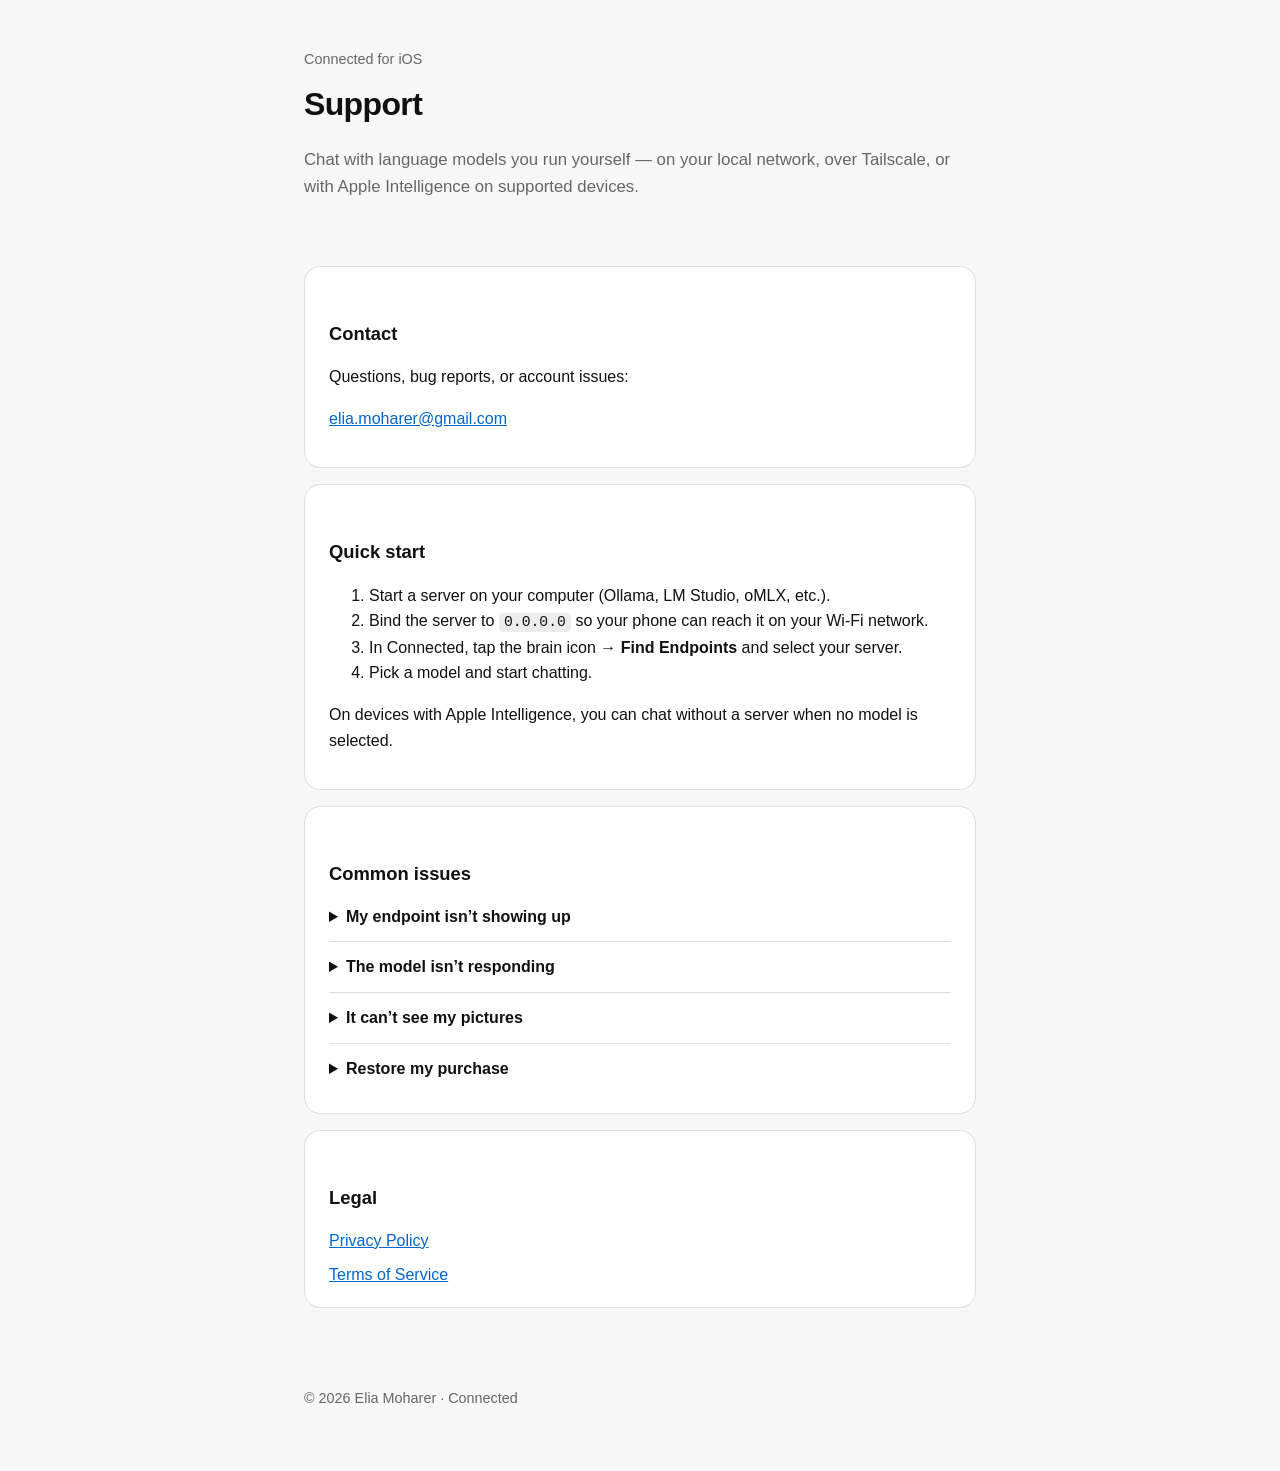
<file: index.html>
<!DOCTYPE html>
<html lang="en">
<head>
  <meta charset="utf-8">
  <meta name="viewport" content="width=device-width, initial-scale=1">
  <title>Connected — Support</title>
  <link rel="stylesheet" href="style.css">
</head>
<body>
  <header>
    <p class="eyebrow">Connected for iOS</p>
    <h1>Support</h1>
    <p class="lede">Chat with language models you run yourself — on your local network, over Tailscale, or with Apple Intelligence on supported devices.</p>
  </header>

  <main>
    <section>
      <h2>Contact</h2>
      <p>Questions, bug reports, or account issues:</p>
      <p><a href="mailto:elia.moharer@gmail.com">elia.moharer@gmail.com</a></p>
    </section>

    <section>
      <h2>Quick start</h2>
      <ol>
        <li>Start a server on your computer (Ollama, LM Studio, oMLX, etc.).</li>
        <li>Bind the server to <code>0.0.0.0</code> so your phone can reach it on your Wi‑Fi network.</li>
        <li>In Connected, tap the brain icon → <strong>Find Endpoints</strong> and select your server.</li>
        <li>Pick a model and start chatting.</li>
      </ol>
      <p>On devices with Apple Intelligence, you can chat without a server when no model is selected.</p>
    </section>

    <section>
      <h2>Common issues</h2>
      <details>
        <summary>My endpoint isn’t showing up</summary>
        <ul>
          <li>Make sure your server is running and has at least one model downloaded.</li>
          <li>Supported ports: 7590, 11434, 1234, 8000, 8080, 5000.</li>
          <li>Bind the host to <code>0.0.0.0</code> (e.g. <code>OLLAMA_HOST=0.0.0.0 ollama serve</code>).</li>
          <li>If your server requires an auth key, set it in the app before scanning.</li>
          <li>Try scanning again once or twice.</li>
        </ul>
      </details>
      <details>
        <summary>The model isn’t responding</summary>
        <ul>
          <li>Confirm the model fits your hardware and is loaded.</li>
          <li>First responses can take up to a minute while the model loads.</li>
        </ul>
      </details>
      <details>
        <summary>It can’t see my pictures</summary>
        <p>Some models do not support vision. Check that your model accepts image input before attaching photos.</p>
      </details>
      <details>
        <summary>Restore my purchase</summary>
        <p>Open the custom endpoint purchase sheet in the app and tap <strong>Restore Purchases</strong>, or go to Help → Restore Purchases.</p>
      </details>
    </section>

    <section>
      <h2>Legal</h2>
      <ul class="links">
        <li><a href="privacy.html">Privacy Policy</a></li>
        <li><a href="terms.html">Terms of Service</a></li>
      </ul>
    </section>
  </main>

  <footer>
    <p>© 2026 Elia Moharer · Connected</p>
  </footer>
</body>
</html>
</file>
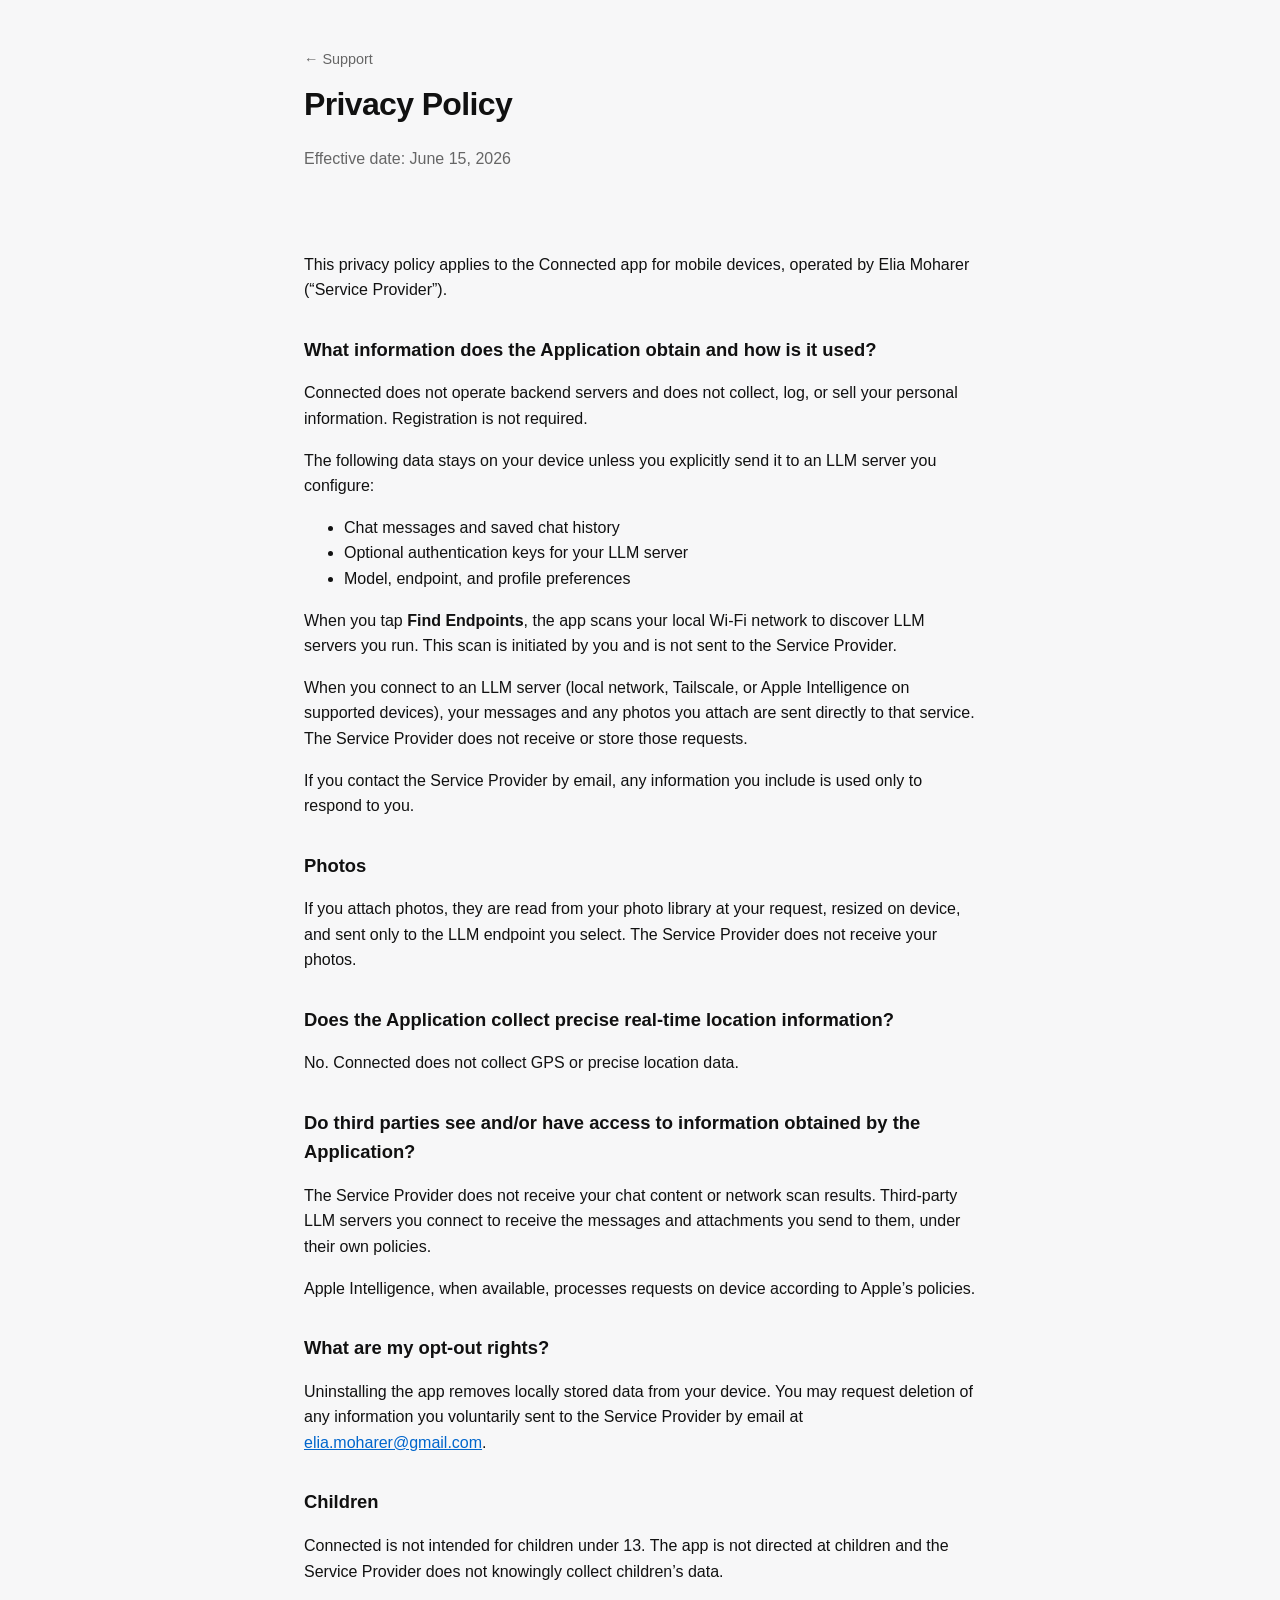
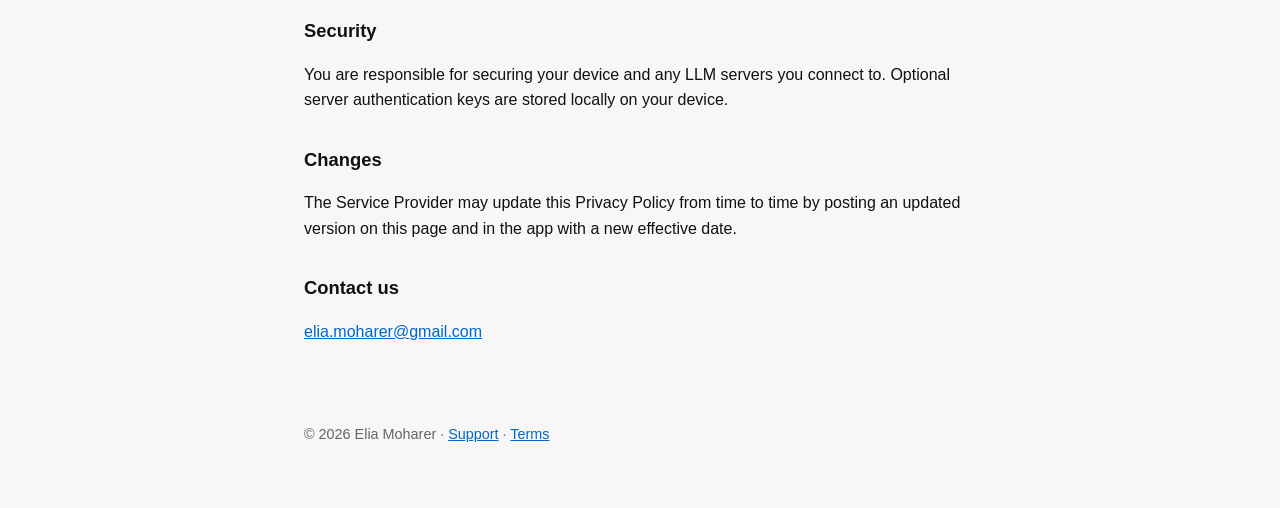
<file: privacy.html>
<!DOCTYPE html>
<html lang="en">
<head>
  <meta charset="utf-8">
  <meta name="viewport" content="width=device-width, initial-scale=1">
  <title>Connected — Privacy Policy</title>
  <link rel="stylesheet" href="style.css">
</head>
<body>
  <header>
    <p class="eyebrow"><a href="index.html">← Support</a></p>
    <h1>Privacy Policy</h1>
    <p class="muted">Effective date: June 15, 2026</p>
  </header>

  <main class="legal">
    <p>This privacy policy applies to the Connected app for mobile devices, operated by Elia Moharer (“Service Provider”).</p>

    <h2>What information does the Application obtain and how is it used?</h2>
    <p>Connected does not operate backend servers and does not collect, log, or sell your personal information. Registration is not required.</p>
    <p>The following data stays on your device unless you explicitly send it to an LLM server you configure:</p>
    <ul>
      <li>Chat messages and saved chat history</li>
      <li>Optional authentication keys for your LLM server</li>
      <li>Model, endpoint, and profile preferences</li>
    </ul>
    <p>When you tap <strong>Find Endpoints</strong>, the app scans your local Wi‑Fi network to discover LLM servers you run. This scan is initiated by you and is not sent to the Service Provider.</p>
    <p>When you connect to an LLM server (local network, Tailscale, or Apple Intelligence on supported devices), your messages and any photos you attach are sent directly to that service. The Service Provider does not receive or store those requests.</p>
    <p>If you contact the Service Provider by email, any information you include is used only to respond to you.</p>

    <h2>Photos</h2>
    <p>If you attach photos, they are read from your photo library at your request, resized on device, and sent only to the LLM endpoint you select. The Service Provider does not receive your photos.</p>

    <h2>Does the Application collect precise real-time location information?</h2>
    <p>No. Connected does not collect GPS or precise location data.</p>

    <h2>Do third parties see and/or have access to information obtained by the Application?</h2>
    <p>The Service Provider does not receive your chat content or network scan results. Third-party LLM servers you connect to receive the messages and attachments you send to them, under their own policies.</p>
    <p>Apple Intelligence, when available, processes requests on device according to Apple’s policies.</p>

    <h2>What are my opt-out rights?</h2>
    <p>Uninstalling the app removes locally stored data from your device. You may request deletion of any information you voluntarily sent to the Service Provider by email at <a href="mailto:elia.moharer@gmail.com">elia.moharer@gmail.com</a>.</p>

    <h2>Children</h2>
    <p>Connected is not intended for children under 13. The app is not directed at children and the Service Provider does not knowingly collect children’s data.</p>

    <h2>Security</h2>
    <p>You are responsible for securing your device and any LLM servers you connect to. Optional server authentication keys are stored locally on your device.</p>

    <h2>Changes</h2>
    <p>The Service Provider may update this Privacy Policy from time to time by posting an updated version on this page and in the app with a new effective date.</p>

    <h2>Contact us</h2>
    <p><a href="mailto:elia.moharer@gmail.com">elia.moharer@gmail.com</a></p>
  </main>

  <footer>
    <p>© 2026 Elia Moharer · <a href="index.html">Support</a> · <a href="terms.html">Terms</a></p>
  </footer>
</body>
</html>
</file>
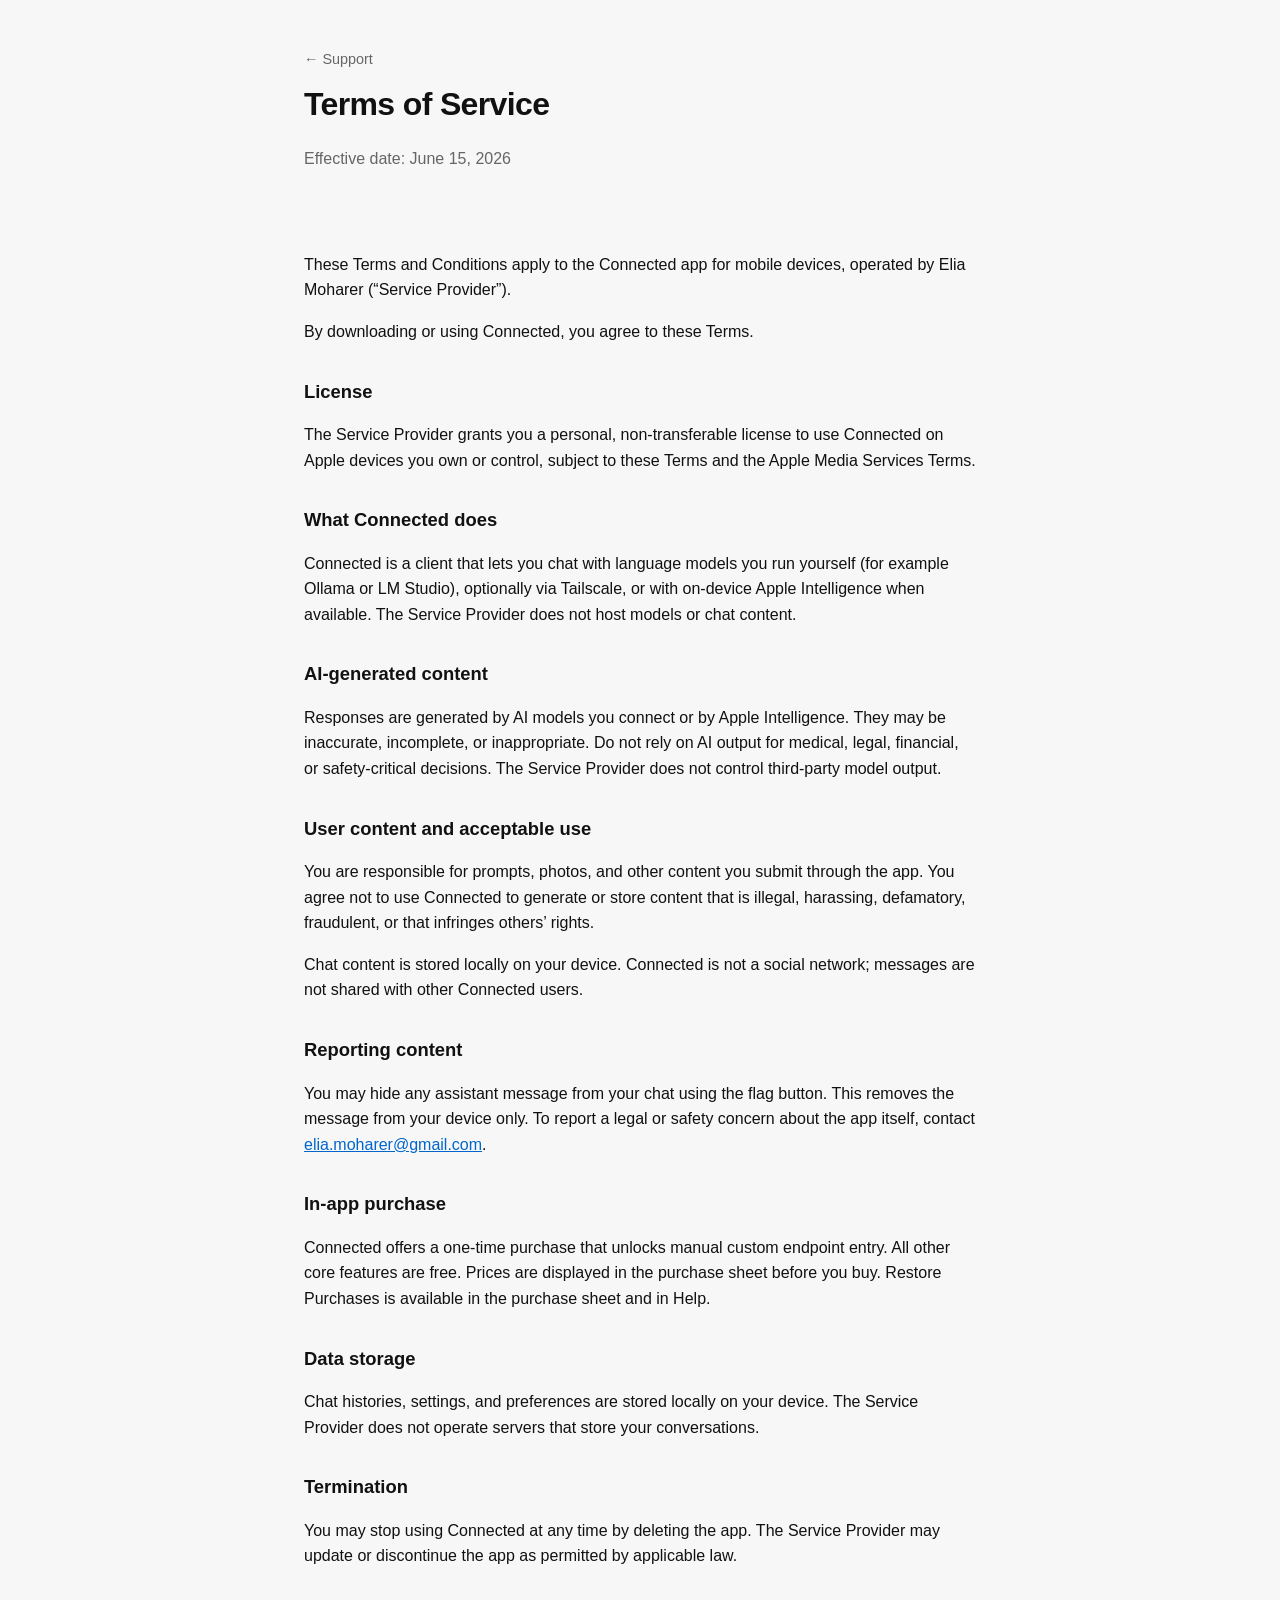
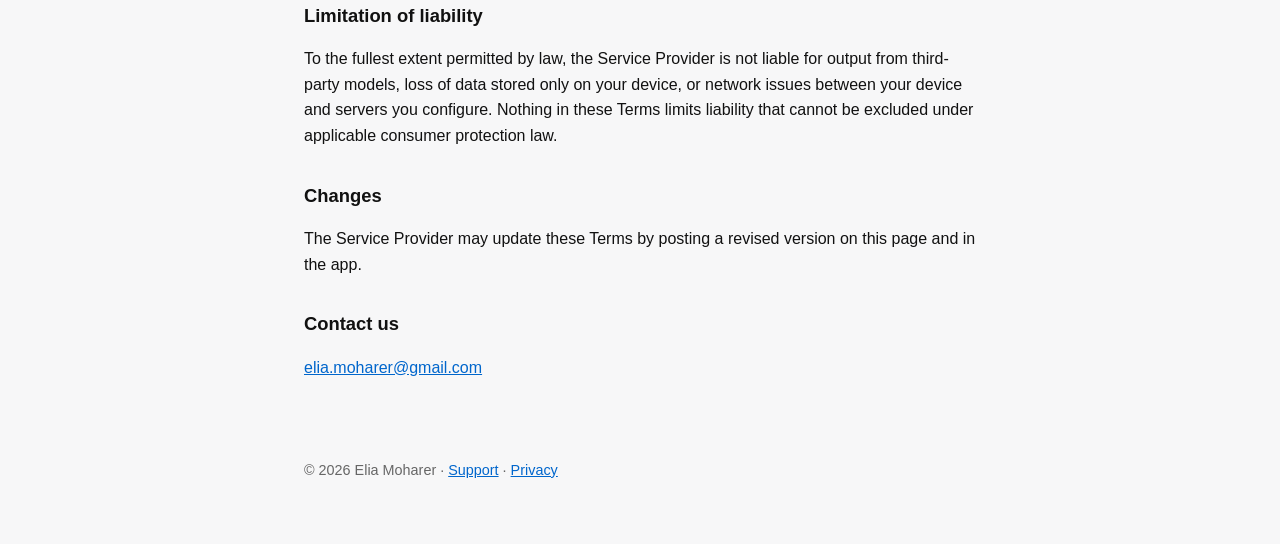
<file: terms.html>
<!DOCTYPE html>
<html lang="en">
<head>
  <meta charset="utf-8">
  <meta name="viewport" content="width=device-width, initial-scale=1">
  <title>Connected — Terms of Service</title>
  <link rel="stylesheet" href="style.css">
</head>
<body>
  <header>
    <p class="eyebrow"><a href="index.html">← Support</a></p>
    <h1>Terms of Service</h1>
    <p class="muted">Effective date: June 15, 2026</p>
  </header>

  <main class="legal">
    <p>These Terms and Conditions apply to the Connected app for mobile devices, operated by Elia Moharer (“Service Provider”).</p>
    <p>By downloading or using Connected, you agree to these Terms.</p>

    <h2>License</h2>
    <p>The Service Provider grants you a personal, non-transferable license to use Connected on Apple devices you own or control, subject to these Terms and the Apple Media Services Terms.</p>

    <h2>What Connected does</h2>
    <p>Connected is a client that lets you chat with language models you run yourself (for example Ollama or LM Studio), optionally via Tailscale, or with on-device Apple Intelligence when available. The Service Provider does not host models or chat content.</p>

    <h2>AI-generated content</h2>
    <p>Responses are generated by AI models you connect or by Apple Intelligence. They may be inaccurate, incomplete, or inappropriate. Do not rely on AI output for medical, legal, financial, or safety-critical decisions. The Service Provider does not control third-party model output.</p>

    <h2>User content and acceptable use</h2>
    <p>You are responsible for prompts, photos, and other content you submit through the app. You agree not to use Connected to generate or store content that is illegal, harassing, defamatory, fraudulent, or that infringes others’ rights.</p>
    <p>Chat content is stored locally on your device. Connected is not a social network; messages are not shared with other Connected users.</p>

    <h2>Reporting content</h2>
    <p>You may hide any assistant message from your chat using the flag button. This removes the message from your device only. To report a legal or safety concern about the app itself, contact <a href="mailto:elia.moharer@gmail.com">elia.moharer@gmail.com</a>.</p>

    <h2>In-app purchase</h2>
    <p>Connected offers a one-time purchase that unlocks manual custom endpoint entry. All other core features are free. Prices are displayed in the purchase sheet before you buy. Restore Purchases is available in the purchase sheet and in Help.</p>

    <h2>Data storage</h2>
    <p>Chat histories, settings, and preferences are stored locally on your device. The Service Provider does not operate servers that store your conversations.</p>

    <h2>Termination</h2>
    <p>You may stop using Connected at any time by deleting the app. The Service Provider may update or discontinue the app as permitted by applicable law.</p>

    <h2>Limitation of liability</h2>
    <p>To the fullest extent permitted by law, the Service Provider is not liable for output from third-party models, loss of data stored only on your device, or network issues between your device and servers you configure. Nothing in these Terms limits liability that cannot be excluded under applicable consumer protection law.</p>

    <h2>Changes</h2>
    <p>The Service Provider may update these Terms by posting a revised version on this page and in the app.</p>

    <h2>Contact us</h2>
    <p><a href="mailto:elia.moharer@gmail.com">elia.moharer@gmail.com</a></p>
  </main>

  <footer>
    <p>© 2026 Elia Moharer · <a href="index.html">Support</a> · <a href="privacy.html">Privacy</a></p>
  </footer>
</body>
</html>
</file>
<file: style.css>
:root {
  color-scheme: light dark;
  --bg: #f7f7f8;
  --text: #111;
  --muted: #666;
  --link: #0066cc;
  --border: #ddd;
  --card: #fff;
}

@media (prefers-color-scheme: dark) {
  :root {
    --bg: #111;
    --text: #f2f2f2;
    --muted: #aaa;
    --link: #6eb6ff;
    --border: #333;
    --card: #1a1a1a;
  }
}

* { box-sizing: border-box; }

body {
  margin: 0;
  font-family: -apple-system, BlinkMacSystemFont, "Segoe UI", sans-serif;
  line-height: 1.6;
  color: var(--text);
  background: var(--bg);
}

header, main, footer {
  max-width: 720px;
  margin: 0 auto;
  padding: 24px;
}

header {
  padding-top: 48px;
}

.eyebrow {
  font-size: 0.9rem;
  color: var(--muted);
  margin: 0 0 8px;
}

.eyebrow a {
  color: inherit;
  text-decoration: none;
}

.eyebrow a:hover {
  text-decoration: underline;
}

h1 {
  margin: 0 0 12px;
  font-size: 2rem;
  letter-spacing: -0.02em;
}

h2 {
  margin-top: 2rem;
  font-size: 1.15rem;
}

.lede {
  font-size: 1.05rem;
  color: var(--muted);
}

.muted {
  color: var(--muted);
}

a {
  color: var(--link);
}

section {
  background: var(--card);
  border: 1px solid var(--border);
  border-radius: 16px;
  padding: 20px 24px;
  margin-bottom: 16px;
}

details {
  border-top: 1px solid var(--border);
  padding: 12px 0;
}

details:first-of-type {
  border-top: none;
  padding-top: 0;
}

summary {
  cursor: pointer;
  font-weight: 600;
}

code {
  font-family: ui-monospace, SFMono-Regular, Menlo, monospace;
  font-size: 0.92em;
  background: color-mix(in srgb, var(--text) 8%, transparent);
  padding: 0.1em 0.35em;
  border-radius: 4px;
}

.links {
  list-style: none;
  padding: 0;
  margin: 0;
}

.links li + li {
  margin-top: 8px;
}

.legal h2 {
  margin-top: 2rem;
}

footer {
  padding-bottom: 48px;
  color: var(--muted);
  font-size: 0.9rem;
}
</file>
